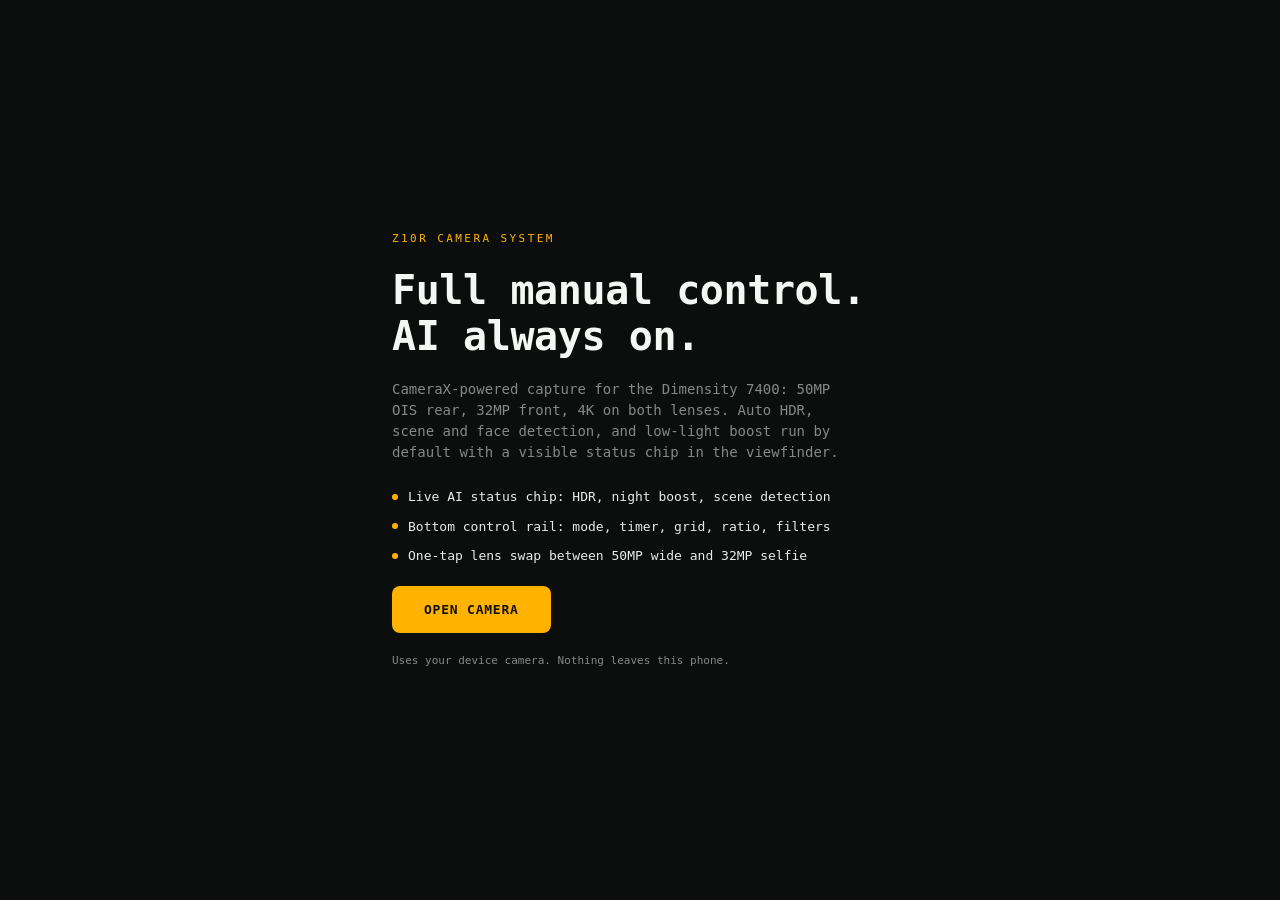
<file: index.html>
<!DOCTYPE html>
<html lang="en">
<head>
<meta charset="UTF-8" />
<meta name="viewport" content="width=device-width, initial-scale=1.0, viewport-fit=cover" />
<title>Z10R Camera System</title>
<link rel="stylesheet" href="styles.css" />
</head>
<body>
<div class="app" id="app">

  <!-- ===== Landing / boot screen ===== -->
  <section class="boot" id="boot">
    <p class="eyebrow">Z10R CAMERA SYSTEM</p>
    <h1>Full manual control.<br />AI always on.</h1>
    <p class="lede">
      CameraX-powered capture for the Dimensity 7400: 50MP OIS rear, 32MP front,
      4K on both lenses. Auto HDR, scene and face detection, and low-light boost
      run by default with a visible status chip in the viewfinder.
    </p>
    <ul class="boot-items">
      <li><span class="dot"></span>Live AI status chip: HDR, night boost, scene detection</li>
      <li><span class="dot"></span>Bottom control rail: mode, timer, grid, ratio, filters</li>
      <li><span class="dot"></span>One-tap lens swap between 50MP wide and 32MP selfie</li>
    </ul>
    <button class="cta" id="openCamera">Open Camera</button>
    <p class="boot-note">Uses your device camera. Nothing leaves this phone.</p>
  </section>

  <!-- ===== Viewfinder stage ===== -->
  <section class="stage hidden" id="stage" aria-label="Viewfinder">
    <div class="frame" id="frame">
      <video id="viewfinder" autoplay playsinline muted></video>
      <div class="ratio-mask" id="ratioMask" data-ratio="4:3"></div>

      <div class="grid-overlay thirds hidden" id="gridOverlay" aria-hidden="true">
        <span></span><span></span><span></span><span></span>
      </div>

      <!-- Portrait bokeh veil (live background blur) -->
      <div class="portrait-veil hidden" id="portraitVeil" aria-hidden="true"></div>

      <!-- Pro assist tools: focus peaking + exposure zebras (viewfinder aids) -->
      <canvas id="peakingCanvas" class="peaking-canvas hidden" aria-hidden="true"></canvas>
      <canvas id="zebraCanvas" class="zebra-canvas hidden" aria-hidden="true"></canvas>

      <!-- Horizon level gauge -->
      <div class="level-gauge hidden" id="levelGauge" aria-hidden="true">
        <div class="level-line" id="levelLine"></div>
        <span class="level-deg" id="levelDeg">0.0°</span>
      </div>

      <!-- Top status bar -->
      <header class="topbar">
        <div class="ai-chip live" id="aiChip" role="status" aria-live="polite">
          <span class="pulse" aria-hidden="true"></span>
          <span id="aiChipText">AI&nbsp;ON · HDR</span>
        </div>
        <div class="lens-tag" id="lensTag">50MP · OIS</div>
      </header>

      <!-- Focus reticle -->
      <div class="reticle hidden" id="reticle" aria-hidden="true"></div>

      <!-- Countdown -->
      <div class="countdown hidden" id="countdown" role="timer" aria-live="assertive"></div>

      <!-- Pro manual panel -->
      <div class="pro-panel hidden" id="proPanel" aria-label="Pro manual controls">
        <div class="pro-readout" id="proReadout">ISO 400 · 1/60 · 5500K · EV 0.0</div>
        <div class="pro-sliders">
          <label>ISO
            <input type="range" id="isoRange" min="100" max="6400" step="100" value="400" />
            <output id="isoVal">400</output>
          </label>
          <label>SHUTTER
            <input type="range" id="shutRange" min="0" max="11" step="1" value="6" />
            <output id="shutVal">1/60</output>
          </label>
          <label>WB K
            <input type="range" id="wbRange" min="2000" max="8000" step="100" value="5500" />
            <output id="wbVal">5500</output>
          </label>
          <label>EV
            <input type="range" id="evRange" min="-2" max="2" step="0.1" value="0" />
            <output id="evVal">0.0</output>
          </label>
          <label>FOCUS
            <input type="range" id="focusRange" min="10" max="100" step="1" value="100" />
            <output id="focusVal">AUTO</output>
          </label>
          <label>ZOOM
            <input type="range" id="zoomRange" min="100" max="800" step="10" value="100" />
            <output id="zoomVal">1.0x</output>
          </label>
        </div>
        <div class="pro-actions">
          <button class="strip-btn" id="histBtn" aria-pressed="false">HIST</button>
          <button class="strip-btn" id="peakBtn" aria-pressed="false">PEAKING</button>
          <button class="strip-btn" id="zebraBtn" aria-pressed="false">ZEBRA</button>
          <button class="strip-btn" id="levelBtn" aria-pressed="false">LEVEL</button>
          <button class="strip-btn" id="aelBtn" aria-pressed="false">AE-L</button>
          <button class="strip-btn" id="spotBtn" aria-pressed="false">SPOT COLOR</button>
          <button class="strip-btn" id="pngBtn" aria-pressed="false">PNG LOSSLESS</button>
          <button class="strip-btn" id="proReset">RESET</button>
        </div>
        <canvas id="histogram" width="160" height="64" class="hidden" aria-label="Live histogram"></canvas>
      </div>

      <!-- Bottom control rail -->
      <div class="rail">
        <div class="rail-strip" role="tablist" aria-label="Settings">
          <div class="strip-group" id="timerStrip" role="group" aria-label="Timer">
            <button class="strip-btn active" data-timer="0">OFF</button>
            <button class="strip-btn" data-timer="3">3s</button>
            <button class="strip-btn" data-timer="10">10s</button>
          </div>
          <div class="strip-group" role="group" aria-label="Grid">
            <button class="strip-btn" id="gridBtn">GRID</button>
          </div>
          <div class="strip-group" role="group" aria-label="AI Enhancer">
            <button class="strip-btn active" id="aiBtn" aria-pressed="true">AI ENHANCE</button>
          </div>
          <div class="strip-group" role="group" aria-label="Watermark">
            <button class="strip-btn" id="wmBtn" aria-pressed="false">WATERMARK</button>
          </div>
          <div class="strip-group" id="resStrip" role="group" aria-label="Resolution">
            <button class="strip-btn active" data-res="0">50MP</button>
            <button class="strip-btn" data-res="1">25MP</button>
            <button class="strip-btn" data-res="2">12MP</button>
            <button class="strip-btn" data-res="3">8MP</button>
            <button class="strip-btn" data-res="4">2MP</button>
          </div>
          <div class="strip-group" id="ratioStrip" role="group" aria-label="Aspect ratio">
            <button class="strip-btn active" data-ratio="4:3">4:3</button>
            <button class="strip-btn" data-ratio="16:9">16:9</button>
            <button class="strip-btn" data-ratio="1:1">1:1</button>
          </div>
          <div class="strip-group" id="filterStrip" role="group" aria-label="Filters">
            <button class="strip-btn active" data-filter="none">NATURAL</button>
            <button class="strip-btn" data-filter="vivid">VIVID</button>
            <button class="strip-btn" data-filter="mono">MONO</button>
            <button class="strip-btn" data-filter="warm">WARM</button>
            <button class="strip-btn" data-filter="cool">COOL</button>
            <button class="strip-btn" data-filter="noir">NOIR</button>
            <button class="strip-btn" data-filter="chrome">CHROME</button>
            <button class="strip-btn" data-filter="fade">FADE</button>
            <button class="strip-btn" data-filter="pop">POP</button>
            <button class="strip-btn" data-filter="dusk">DUSK</button>
          </div>
        </div>

        <div class="modes" role="tablist" aria-label="Capture mode">
          <button class="mode-btn" role="tab" aria-selected="false" data-mode="night">NIGHT</button>
          <button class="mode-btn" role="tab" aria-selected="false" data-mode="portrait">PORTRAIT</button>
          <button class="mode-btn active" role="tab" aria-selected="true" data-mode="photo">PHOTO</button>
          <button class="mode-btn" role="tab" aria-selected="false" data-mode="video">VIDEO</button>
          <button class="mode-btn" role="tab" aria-selected="false" data-mode="pro">PRO</button>
        </div>

        <div class="shutter-row">
          <button class="thumb" id="galleryBtn" aria-label="Open gallery">
            <img id="lastShot" alt="" hidden />
            <span class="thumb-empty" id="thumbEmpty"></span>
          </button>
          <button class="shutter" id="shutter" aria-label="Shutter">
            <span class="shutter-inner"></span>
          </button>
          <button class="lens-swap" id="swapBtn" aria-label="Switch camera">
            <svg viewBox="0 0 24 24" width="22" height="22" fill="none" stroke="currentColor" stroke-width="1.8" stroke-linecap="round" stroke-linejoin="round" aria-hidden="true">
              <path d="M11 19H5a2 2 0 0 1-2-2v-5" /><path d="m8 15-3 3 3 3" />
              <path d="M13 5h6a2 2 0 0 1 2 2v5" /><path d="m16 9 3-3-3-3" />
            </svg>
          </button>
        </div>
      </div>

      <!-- Camera error state -->
      <div class="cam-error hidden" id="camError" role="alert">
        <p class="err-title">CAMERA UNAVAILABLE</p>
        <p class="err-body" id="camErrorMsg">Permission denied or no camera found.</p>
        <div class="err-actions">
          <button class="btn-ghost" id="retryCam">Retry</button>
          <button class="btn-ghost" id="demoCam">Demo frame</button>
        </div>
      </div>
    </div>
  </section>

  <!-- ===== Gallery overlay ===== -->
  <section class="gallery hidden" id="gallery" aria-label="Gallery" role="dialog" aria-modal="true">
    <header class="gallery-top">
      <p class="eyebrow">CAPTURES</p>
      <button class="btn-ghost" id="closeGallery">CLOSE</button>
    </header>
    <div class="gallery-body">
      <div class="shot-viewer" id="shotViewer">
        <p class="empty-note" id="galleryEmpty">No captures yet. Press the shutter.</p>
        <img id="shotFull" alt="Captured photo" hidden />
      </div>
      <div class="shot-info hidden" id="shotInfo" aria-label="Capture details">
        <p class="info-row"><span>Name</span><b id="infoName"></b></p>
        <p class="info-row"><span>Time</span><b id="infoTime"></b></p>
        <p class="info-row"><span>Size</span><b id="infoSize"></b></p>
        <p class="info-row"><span>Parameters</span><b id="infoParams"></b></p>
        <p class="info-sub" id="infoExif">26.00 mm&ensp;F/1.79&ensp;1/33S&ensp;ISO 177&ensp;EV 0</p>
        <canvas id="infoHist" width="280" height="80" aria-label="RGB histogram"></canvas>
        <p class="info-row"><span>Path</span><b id="infoPath"></b></p>
      </div>
      <div class="gallery-strip" id="galleryStrip" aria-label="Thumbnails"></div>
      <div class="shot-actions">
        <button class="btn-ghost" id="downloadShot" disabled>SAVE</button>
        <button class="btn-ghost" id="infoShot" disabled>INFO</button>
        <button class="btn-ghost" id="deleteShot" disabled>DELETE</button>
      </div>
    </div>
  </section>

  <div class="flash" id="flash" aria-hidden="true"></div>
  <p class="toast hidden" id="toast" role="status"></p>
</div>

<script src="app.js"></script>
</body>
</html>
</file>
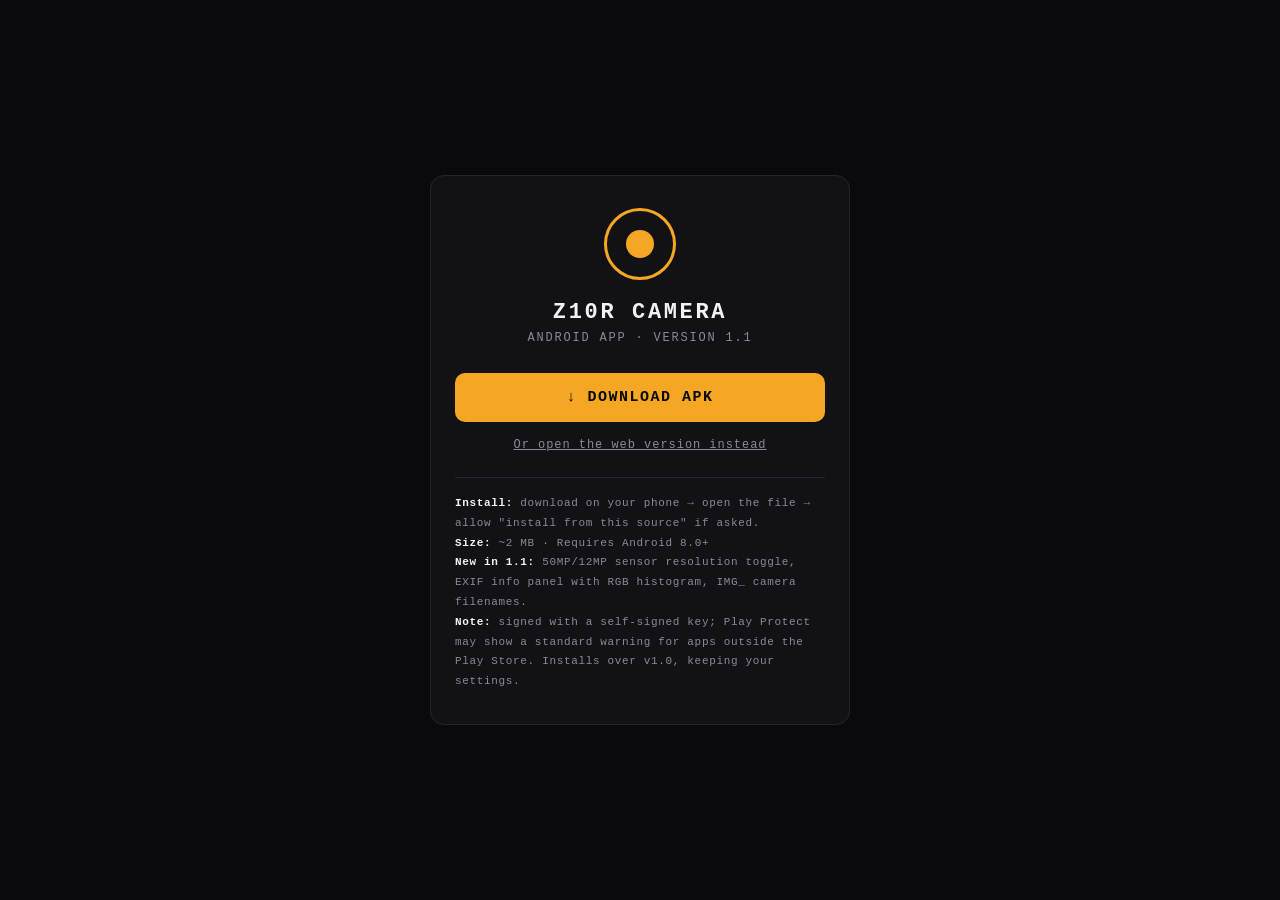
<file: download/index.html>
<!DOCTYPE html>
<html lang="en">
<head>
<meta charset="UTF-8">
<meta name="viewport" content="width=device-width, initial-scale=1.0">
<title>Z10R Camera — APK Download</title>
<style>
  :root { --bg:#0a0a0c; --panel:#121216; --line:#26262c; --amber:#f5a623; --text:#f2f2f2; --dim:#8a8a92; }
  * { box-sizing:border-box; margin:0; padding:0; }
  body { background:var(--bg); color:var(--text); font-family:'Courier New',monospace; min-height:100vh;
         display:flex; align-items:center; justify-content:center; padding:24px; }
  .card { background:var(--panel); border:1px solid var(--line); border-radius:14px; padding:32px 24px;
          max-width:420px; width:100%; text-align:center; }
  .aperture { width:72px; height:72px; margin:0 auto 20px; border:3px solid var(--amber);
              border-radius:50%; display:flex; align-items:center; justify-content:center; }
  .aperture i { width:28px; height:28px; background:var(--amber); border-radius:50%; display:block; }
  h1 { font-size:22px; letter-spacing:0.12em; margin-bottom:6px; }
  .sub { color:var(--dim); font-size:12px; letter-spacing:0.15em; margin-bottom:28px; }
  .btn { display:block; background:var(--amber); color:#0a0a0c; text-decoration:none; font-weight:bold;
         padding:16px; border-radius:10px; font-size:15px; letter-spacing:0.1em; }
  .web { display:inline-block; margin-top:16px; color:var(--dim); font-size:12px; letter-spacing:0.08em;
         text-decoration:underline; }
  .meta { margin-top:24px; border-top:1px solid var(--line); padding-top:16px; color:var(--dim);
          font-size:11px; line-height:1.8; letter-spacing:0.06em; text-align:left; }
  .meta b { color:var(--text); }
</style>
</head>
<body>
  <main class="card">
    <div class="aperture"><i></i></div>
    <h1>Z10R CAMERA</h1>
    <p class="sub">ANDROID APP &middot; VERSION 1.1</p>
    <a class="btn" href="z10r-camera-1.1.apk" download>&#8595; DOWNLOAD APK</a>
    <a class="web" href="../my-docker-project/">Or open the web version instead</a>
    <div class="meta">
      <b>Install:</b> download on your phone &rarr; open the file &rarr; allow
      "install from this source" if asked.<br>
      <b>Size:</b> <span id="size">~2 MB</span> &middot; Requires Android 8.0+<br>
      <b>New in 1.1:</b> 50MP/12MP sensor resolution toggle, EXIF info panel
      with RGB histogram, IMG_ camera filenames.<br>
      <b>Note:</b> signed with a self-signed key; Play Protect may show a
      standard warning for apps outside the Play Store. Installs over v1.0,
      keeping your settings.
    </div>
  </main>
</body>
</html>
</file>
<file: styles.css>
/* ===== Z10R Camera System — tokens ===== */
:root {
  --bg: #0C0E0D;
  --fg: #E9ECE9;
  --heading: #F5F7F4;
  --accent: #FFB300;
  --dim: rgba(233, 236, 233, 0.55);
  --line: rgba(233, 236, 233, 0.14);
  --radius: 8px;
  --font: "SF Mono", "Cascadia Mono", "Roboto Mono", ui-monospace, Menlo, Consolas, monospace;
}

* { margin: 0; padding: 0; box-sizing: border-box; }

html, body { height: 100%; }

body {
  background: var(--bg);
  color: var(--fg);
  font-family: var(--font);
  font-size: 14px;
  line-height: 1.5;
  -webkit-font-smoothing: antialiased;
  overflow: hidden;
}

.app { height: 100dvh; position: relative; }
.hidden { display: none !important; }

button {
  font: inherit;
  color: inherit;
  background: none;
  border: none;
  cursor: pointer;
  -webkit-tap-highlight-color: transparent;
}
button:focus-visible, a:focus-visible {
  outline: 2px solid var(--accent);
  outline-offset: 3px;
  border-radius: 4px;
}

.eyebrow {
  font-size: 11px;
  letter-spacing: 0.22em;
  color: var(--accent);
  text-transform: uppercase;
}

/* ===== Boot ===== */
.boot {
  height: 100%;
  display: flex;
  flex-direction: column;
  justify-content: center;
  gap: 20px;
  padding: 40px clamp(20px, 6vw, 72px);
  max-width: 640px;
  margin: 0 auto;
}

.boot h1 {
  font-size: clamp(26px, 5vw, 40px);
  line-height: 1.15;
  color: var(--heading);
  font-weight: 600;
  letter-spacing: -0.01em;
}

.boot .lede { color: var(--dim); max-width: 54ch; }

.boot-items { list-style: none; display: grid; gap: 10px; margin-top: 4px; }
.boot-items li { display: flex; align-items: center; gap: 10px; font-size: 13px; }
.dot { width: 6px; height: 6px; border-radius: 50%; background: var(--accent); flex: none; }

.cta {
  align-self: flex-start;
  background: var(--accent);
  color: #141005;
  font-weight: 700;
  letter-spacing: 0.06em;
  text-transform: uppercase;
  font-size: 13px;
  padding: 14px 32px;
  border-radius: var(--radius);
  transition: transform 0.15s ease, filter 0.15s ease;
}
.cta:hover { filter: brightness(1.08); }
.cta:active { transform: scale(0.97); }
.boot-note { font-size: 11px; color: var(--dim); }

/* ===== Stage ===== */
.stage { height: 100%; }
.frame {
  position: relative;
  height: 100%;
  overflow: hidden;
  background: #000;
}
#viewfinder {
  position: absolute;
  inset: 0;
  width: 100%;
  height: 100%;
  object-fit: cover;
  transition: filter 0.25s ease;
}
#viewfinder.mirrored { transform: scaleX(-1); }
#viewfinder.demo { object-fit: contain; }

/* Filters (applied to preview via JS; baked into captures) */

/* Portrait mode: live background blur. A soft oval keeps the subject sharp
   while everything around it is blurred — the same shape the capture uses. */
.portrait-veil {
  position: absolute;
  inset: 0;
  pointer-events: none;
  backdrop-filter: blur(9px) saturate(1.08);
  -webkit-backdrop-filter: blur(9px) saturate(1.08);
  mask-image: radial-gradient(ellipse 46% 34% at 50% 42%, transparent 34%, black 78%);
  -webkit-mask-image: radial-gradient(ellipse 46% 34% at 50% 42%, transparent 34%, black 78%);
}

.ratio-mask {
  position: absolute;
  inset: 0;
  pointer-events: none;
  box-shadow: 0 0 0 999px rgba(0, 0, 0, 0.55);
  transition: clip-path 0.25s ease;
}

.grid-overlay {
  position: absolute;
  inset: 0;
  pointer-events: none;
}
.grid-overlay span { position: absolute; background: rgba(233, 236, 233, 0.28); }
.grid-overlay span:nth-child(1) { left: 33.3%; top: 0; bottom: 0; width: 1px; }
.grid-overlay span:nth-child(2) { left: 66.6%; top: 0; bottom: 0; width: 1px; }
.grid-overlay span:nth-child(3) { top: 33.3%; left: 0; right: 0; height: 1px; }
.grid-overlay span:nth-child(4) { top: 66.6%; left: 0; right: 0; height: 1px; }

/* Top bar */
.topbar {
  position: absolute;
  top: max(12px, env(safe-area-inset-top));
  left: 14px;
  right: 14px;
  display: flex;
  justify-content: space-between;
  align-items: center;
  gap: 12px;
  z-index: 5;
}

.ai-chip {
  display: inline-flex;
  align-items: center;
  gap: 8px;
  background: rgba(12, 14, 13, 0.72);
  border: 1px solid var(--line);
  border-radius: 999px;
  padding: 7px 14px;
  font-size: 11px;
  letter-spacing: 0.12em;
  backdrop-filter: blur(8px);
}
.ai-chip.live { border-color: rgba(255, 179, 0, 0.5); color: var(--heading); }
.ai-chip .pulse {
  width: 7px; height: 7px; border-radius: 50%;
  background: var(--accent);
  animation: pulse 1.8s ease-in-out infinite;
}
@keyframes pulse {
  0%, 100% { opacity: 1; box-shadow: 0 0 0 0 rgba(255, 179, 0, 0.5); }
  50% { opacity: 0.5; box-shadow: 0 0 0 5px rgba(255, 179, 0, 0); }
}
@media (prefers-reduced-motion: reduce) {
  .ai-chip .pulse { animation: none; }
  * { transition: none !important; }
}

.lens-tag {
  font-size: 11px;
  letter-spacing: 0.12em;
  color: var(--dim);
  background: rgba(12, 14, 13, 0.72);
  border: 1px solid var(--line);
  border-radius: 999px;
  padding: 7px 12px;
  backdrop-filter: blur(8px);
  white-space: nowrap;
}

/* Focus reticle */
.reticle {
  position: absolute;
  width: 64px; height: 64px;
  border: 2px solid var(--accent);
  border-radius: var(--radius);
  transform: translate(-50%, -50%);
  animation: ret 0.6s ease forwards;
  pointer-events: none;
}
@keyframes ret { from { opacity: 0.2; } to { opacity: 1; } }

.countdown {
  position: absolute;
  inset: 0;
  display: flex;
  align-items: center;
  justify-content: center;
  font-size: 88px;
  font-weight: 700;
  color: var(--heading);
  text-shadow: 0 2px 24px rgba(0, 0, 0, 0.8);
  z-index: 6;
}

/* ===== Rail ===== */
.rail {
  position: absolute;
  left: 0; right: 0; bottom: 0;
  z-index: 5;
  padding: 0 10px max(14px, env(safe-area-inset-bottom));
  display: grid;
  gap: 12px;
  background: linear-gradient(to top, rgba(12, 14, 13, 0.92) 55%, transparent);
  padding-top: 22px;
}

.rail-strip {
  display: flex;
  gap: 8px;
  overflow-x: auto;
  scrollbar-width: none;
}
/* margin:auto centers when it fits but stays scrollable (clipped on both
   sides) when the strip overflows — unlike justify-content:center. */
.rail-strip > .strip-group:first-child { margin-left: auto; }
.rail-strip > .strip-group:last-child { margin-right: auto; }
.rail-strip::-webkit-scrollbar { display: none; }
.strip-group {
  display: flex;
  gap: 4px;
  background: rgba(233, 236, 233, 0.08);
  border-radius: 999px;
  padding: 3px;
  flex: none;
}
.strip-btn {
  font-size: 10px;
  letter-spacing: 0.1em;
  color: var(--dim);
  padding: 6px 11px;
  border-radius: 999px;
  white-space: nowrap;
  transition: background 0.15s ease, color 0.15s ease;
}
.strip-btn.active { background: var(--accent); color: #141005; font-weight: 700; }

.modes { display: flex; justify-content: center; gap: clamp(8px, 3vw, 22px); }
.mode-btn {
  font-size: 12px;
  letter-spacing: 0.14em;
  color: var(--dim);
  padding: 6px 4px;
  border-bottom: 2px solid transparent;
  transition: color 0.15s ease, border-color 0.15s ease;
}
.mode-btn.active { color: var(--accent); border-color: var(--accent); font-weight: 700; }

.shutter-row {
  display: flex;
  align-items: center;
  justify-content: space-between;
  padding: 2px 26px;
}
.thumb {
  width: 48px; height: 48px;
  border-radius: var(--radius);
  border: 1px solid var(--line);
  overflow: hidden;
  display: flex;
  align-items: center;
  justify-content: center;
  background: rgba(233, 236, 233, 0.06);
}
.thumb img { width: 100%; height: 100%; object-fit: cover; }
.thumb-empty {
  width: 16px; height: 16px;
  border: 1.5px solid var(--dim);
  border-radius: 3px;
  transform: rotate(12deg);
}

.shutter {
  width: 72px; height: 72px;
  border-radius: 50%;
  border: 3px solid var(--heading);
  display: flex;
  align-items: center;
  justify-content: center;
  transition: transform 0.12s ease;
}
.shutter:active { transform: scale(0.92); }
.shutter-inner {
  width: 56px; height: 56px;
  border-radius: 50%;
  background: var(--heading);
  transition: all 0.2s ease;
}
.shutter.recording .shutter-inner {
  width: 28px; height: 28px;
  border-radius: 6px;
  background: #E5484D;
}

.lens-swap {
  width: 48px; height: 48px;
  border-radius: 50%;
  border: 1px solid var(--line);
  background: rgba(233, 236, 233, 0.08);
  display: flex;
  align-items: center;
  justify-content: center;
  color: var(--fg);
  transition: transform 0.3s ease, background 0.15s ease;
}
.lens-swap:active { transform: rotate(180deg); }
.lens-swap:hover { background: rgba(233, 236, 233, 0.16); }

/* ===== Pro manual panel ===== */
.pro-panel {
  position: absolute;
  left: 12px;
  right: 12px;
  bottom: 218px;
  z-index: 6;
  display: grid;
  gap: 10px;
  background: rgba(12, 14, 13, 0.82);
  border: 1px solid var(--line);
  border-radius: var(--radius);
  padding: 12px 14px;
  backdrop-filter: blur(10px);
  max-height: 44dvh;
  overflow-y: auto;
}
.pro-readout {
  font-size: 11px;
  letter-spacing: 0.1em;
  color: var(--accent);
  font-weight: 700;
}
.pro-readout .sim { color: #E5484D; }
.pro-sliders { display: grid; gap: 8px; }
.pro-sliders label {
  display: grid;
  grid-template-columns: 58px 1fr 52px;
  align-items: center;
  gap: 10px;
  font-size: 10px;
  letter-spacing: 0.14em;
  color: var(--dim);
}
.pro-sliders output {
  font-size: 11px;
  color: var(--heading);
  text-align: right;
  letter-spacing: 0.06em;
}
.pro-sliders input[type="range"] {
  -webkit-appearance: none;
  appearance: none;
  height: 3px;
  background: rgba(233, 236, 233, 0.25);
  border-radius: 999px;
}
.pro-sliders input[type="range"]::-webkit-slider-thumb {
  -webkit-appearance: none;
  width: 18px;
  height: 18px;
  border-radius: 50%;
  background: var(--accent);
  border: 2px solid #141005;
  cursor: pointer;
}
.pro-sliders input[type="range"]::-moz-range-thumb {
  width: 16px;
  height: 16px;
  border-radius: 50%;
  background: var(--accent);
  border: 2px solid #141005;
  cursor: pointer;
}
.pro-actions { display: flex; flex-wrap: wrap; gap: 6px; }
.pro-actions .strip-btn { border: 1px solid var(--line); }
.pro-actions .strip-btn[aria-pressed="true"] { background: var(--accent); color: #141005; font-weight: 700; }

/* ===== Pro assist overlays ===== */
.peaking-canvas, .zebra-canvas {
  position: absolute; inset: 0; width: 100%; height: 100%;
  pointer-events: none; z-index: 5; image-rendering: pixelated;
}
.zebra-canvas { mix-blend-mode: screen; }

.level-gauge {
  position: absolute; left: 50%; top: 50%;
  width: 64%; height: 0;
  transform: translate(-50%, -50%);
  pointer-events: none; z-index: 6;
  border-top: 1px solid rgba(255,179,0,0.9);
}
.level-line {
  position: absolute; left: 50%; top: -1px; width: 46px; height: 2px;
  margin-left: -23px; background: #ff3b30;
  transition: transform 0.1s linear;
}
.level-gauge.level-ok .level-line { background: #34c759; }
.level-deg {
  position: absolute; left: 50%; top: 8px; transform: translateX(-50%);
  font-size: 11px; letter-spacing: 0.08em; color: var(--accent);
  background: rgba(0,0,0,0.55); border-radius: 6px; padding: 1px 7px;
}
.level-gauge.level-ok .level-deg { color: #34c759; }
#histogram {
  justify-self: start;
  background: rgba(233, 236, 233, 0.06);
  border: 1px solid var(--line);
  border-radius: 6px;
}

/* ===== Error state ===== */
.cam-error {
  position: absolute;
  inset: 0;
  z-index: 8;
  display: flex;
  flex-direction: column;
  align-items: center;
  justify-content: center;
  gap: 14px;
  background: rgba(12, 14, 13, 0.96);
  text-align: center;
  padding: 24px;
}
.err-title { color: #E5484D; letter-spacing: 0.2em; font-size: 12px; font-weight: 700; }
.err-body { color: var(--dim); max-width: 40ch; font-size: 13px; }
.err-actions { display: flex; gap: 12px; margin-top: 6px; }
.btn-ghost {
  border: 1px solid var(--line);
  border-radius: var(--radius);
  padding: 9px 18px;
  font-size: 11px;
  letter-spacing: 0.14em;
  color: var(--fg);
  transition: border-color 0.15s ease, color 0.15s ease;
}
.btn-ghost:hover { border-color: var(--accent); color: var(--accent); }
.btn-ghost:disabled { opacity: 0.35; cursor: default; border-color: var(--line); color: var(--dim); }

/* ===== Gallery ===== */
.gallery {
  position: fixed;
  inset: 0;
  z-index: 20;
  background: var(--bg);
  display: flex;
  flex-direction: column;
  padding: max(14px, env(safe-area-inset-top)) 16px max(14px, env(safe-area-inset-bottom));
  gap: 14px;
}
.gallery-top { display: flex; justify-content: space-between; align-items: center; }
.gallery-body {
  flex: 1;
  display: grid;
  grid-template-rows: 1fr auto auto;
  gap: 14px;
  min-height: 0;
}
.shot-viewer {
  display: flex;
  align-items: center;
  justify-content: center;
  min-height: 0;
  border: 1px solid var(--line);
  border-radius: var(--radius);
  overflow: hidden;
  background: #000;
}
.shot-viewer img { width: 100%; height: auto; max-height: 100%; object-fit: contain; }
.empty-note { color: var(--dim); font-size: 12px; letter-spacing: 0.1em; }
.gallery-strip {
  display: flex;
  gap: 8px;
  overflow-x: auto;
  min-height: 64px;
  align-items: center;
  scrollbar-width: none;
}
.gallery-strip::-webkit-scrollbar { display: none; }
.gallery-strip img {
  width: 64px; height: 64px;
  object-fit: cover;
  border-radius: 6px;
  border: 2px solid transparent;
  flex: none;
  cursor: pointer;
}
.gallery-strip img.selected { border-color: var(--accent); }
.gallery-strip .empty-note { flex: 1; text-align: center; }
.shot-actions { display: flex; justify-content: center; gap: 12px; }

/* ===== Shot info panel (Z10R gallery-style EXIF sheet) ===== */
.shot-info {
  background: #1c1c1e;
  border-radius: 12px;
  padding: 14px 16px;
  margin: 0 0 12px;
  font-size: 13px;
  max-height: 46%;
  overflow-y: auto;
}
.shot-info.hidden { display: none; }
.info-row { display: flex; gap: 10px; margin: 0 0 8px; align-items: baseline; }
.info-row span { color: #8e8e93; min-width: 78px; flex-shrink: 0; }
.info-row b { color: #f2f2f7; font-weight: 600; word-break: break-all; }
.info-sub {
  background: #2c2c2e; border-radius: 8px; padding: 8px 10px;
  color: #d1d1d6; font-size: 12px; margin: 0 0 8px;
}
#infoHist { width: 100%; height: 80px; display: block; margin-bottom: 8px; }

/* ===== FX ===== */
.flash {
  position: fixed;
  inset: 0;
  background: #fff;
  opacity: 0;
  pointer-events: none;
  z-index: 40;
}
.flash.on { animation: flash 0.35s ease-out; }
@keyframes flash { 0% { opacity: 0.9; } 100% { opacity: 0; } }

.toast {
  position: fixed;
  bottom: calc(max(14px, env(safe-area-inset-bottom)) + 108px);
  left: 50%;
  transform: translateX(-50%);
  background: rgba(12, 14, 13, 0.9);
  border: 1px solid var(--line);
  color: var(--heading);
  border-radius: 999px;
  padding: 8px 18px;
  font-size: 11px;
  letter-spacing: 0.1em;
  z-index: 30;
  white-space: nowrap;
}

/* ===== Desktop layout: centered phone-style frame ===== */
@media (min-width: 1024px) {
  .app { max-width: 100vw; }
  .frame {
    max-width: min(560px, 44vh * 0.5625 * 2);
    height: 100%;
    margin: 0 auto;
    border-left: 1px solid var(--line);
    border-right: 1px solid var(--line);
  }
}
</file>
